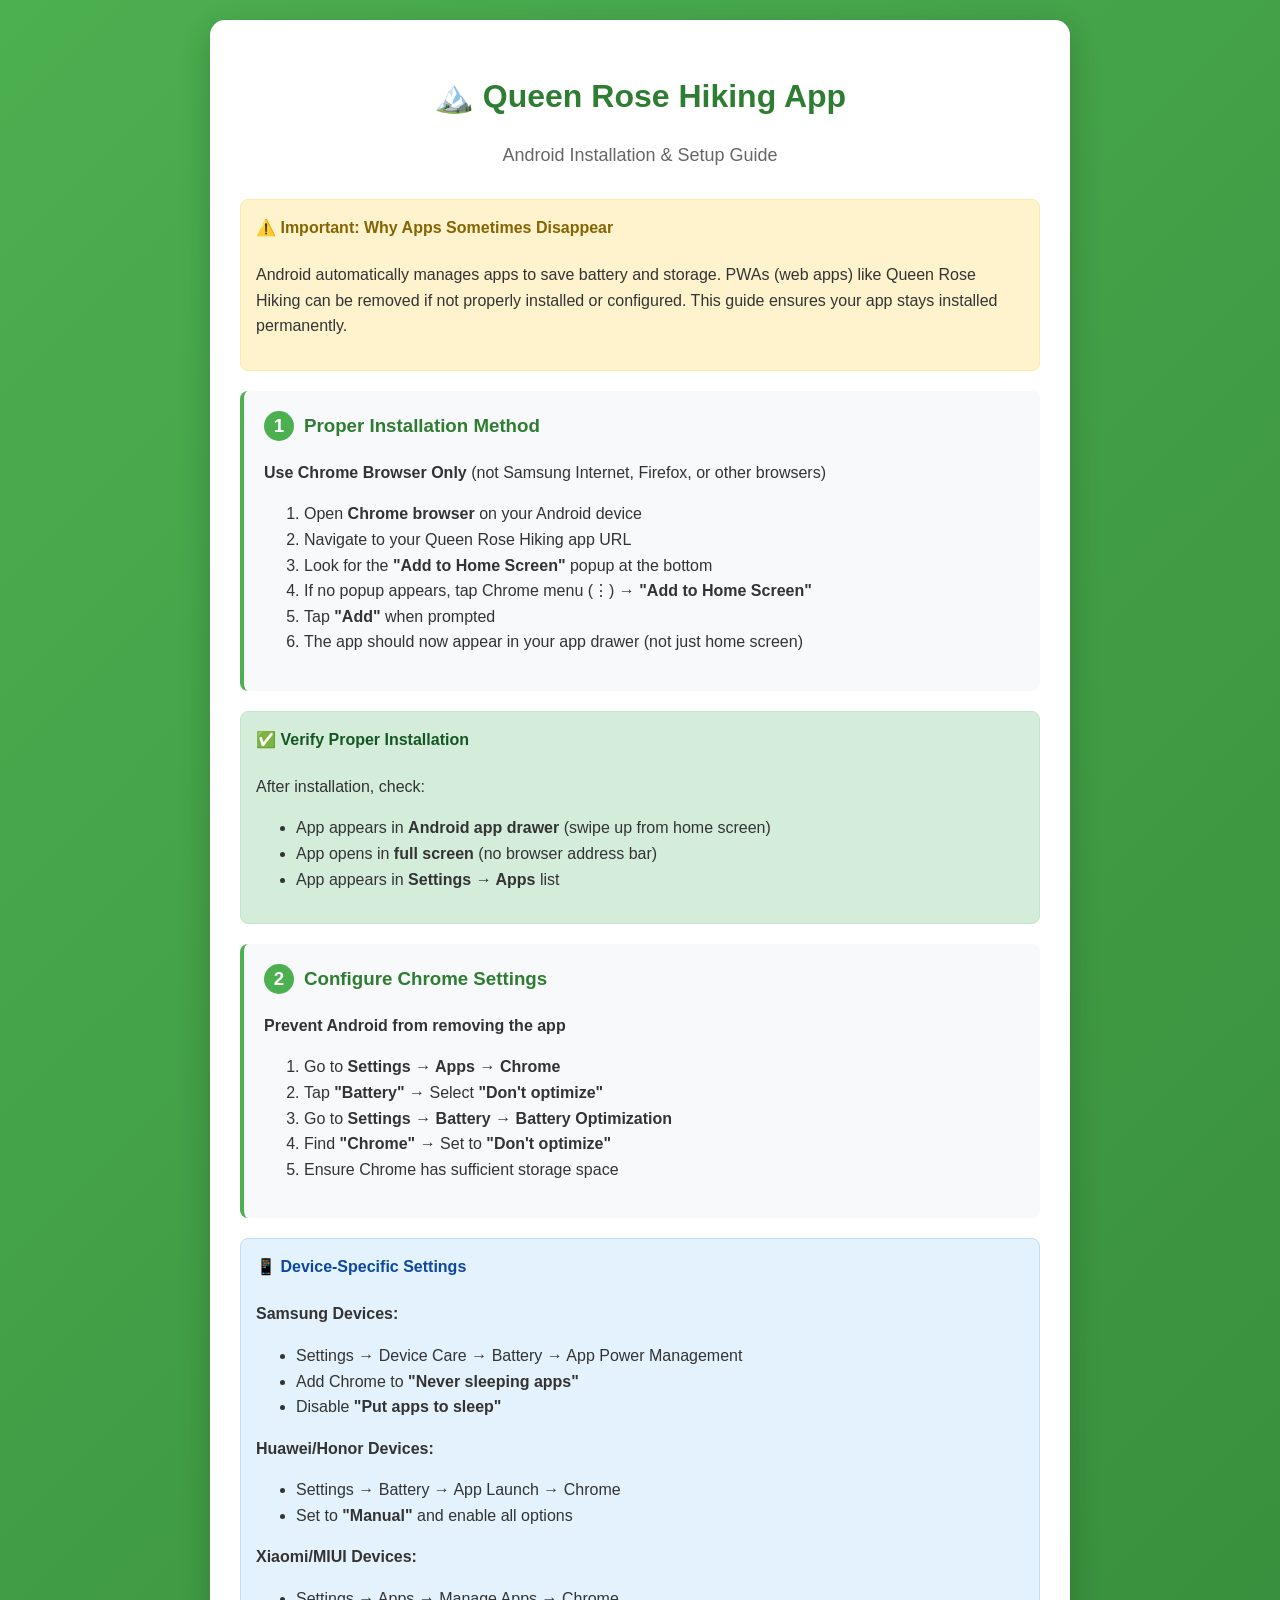
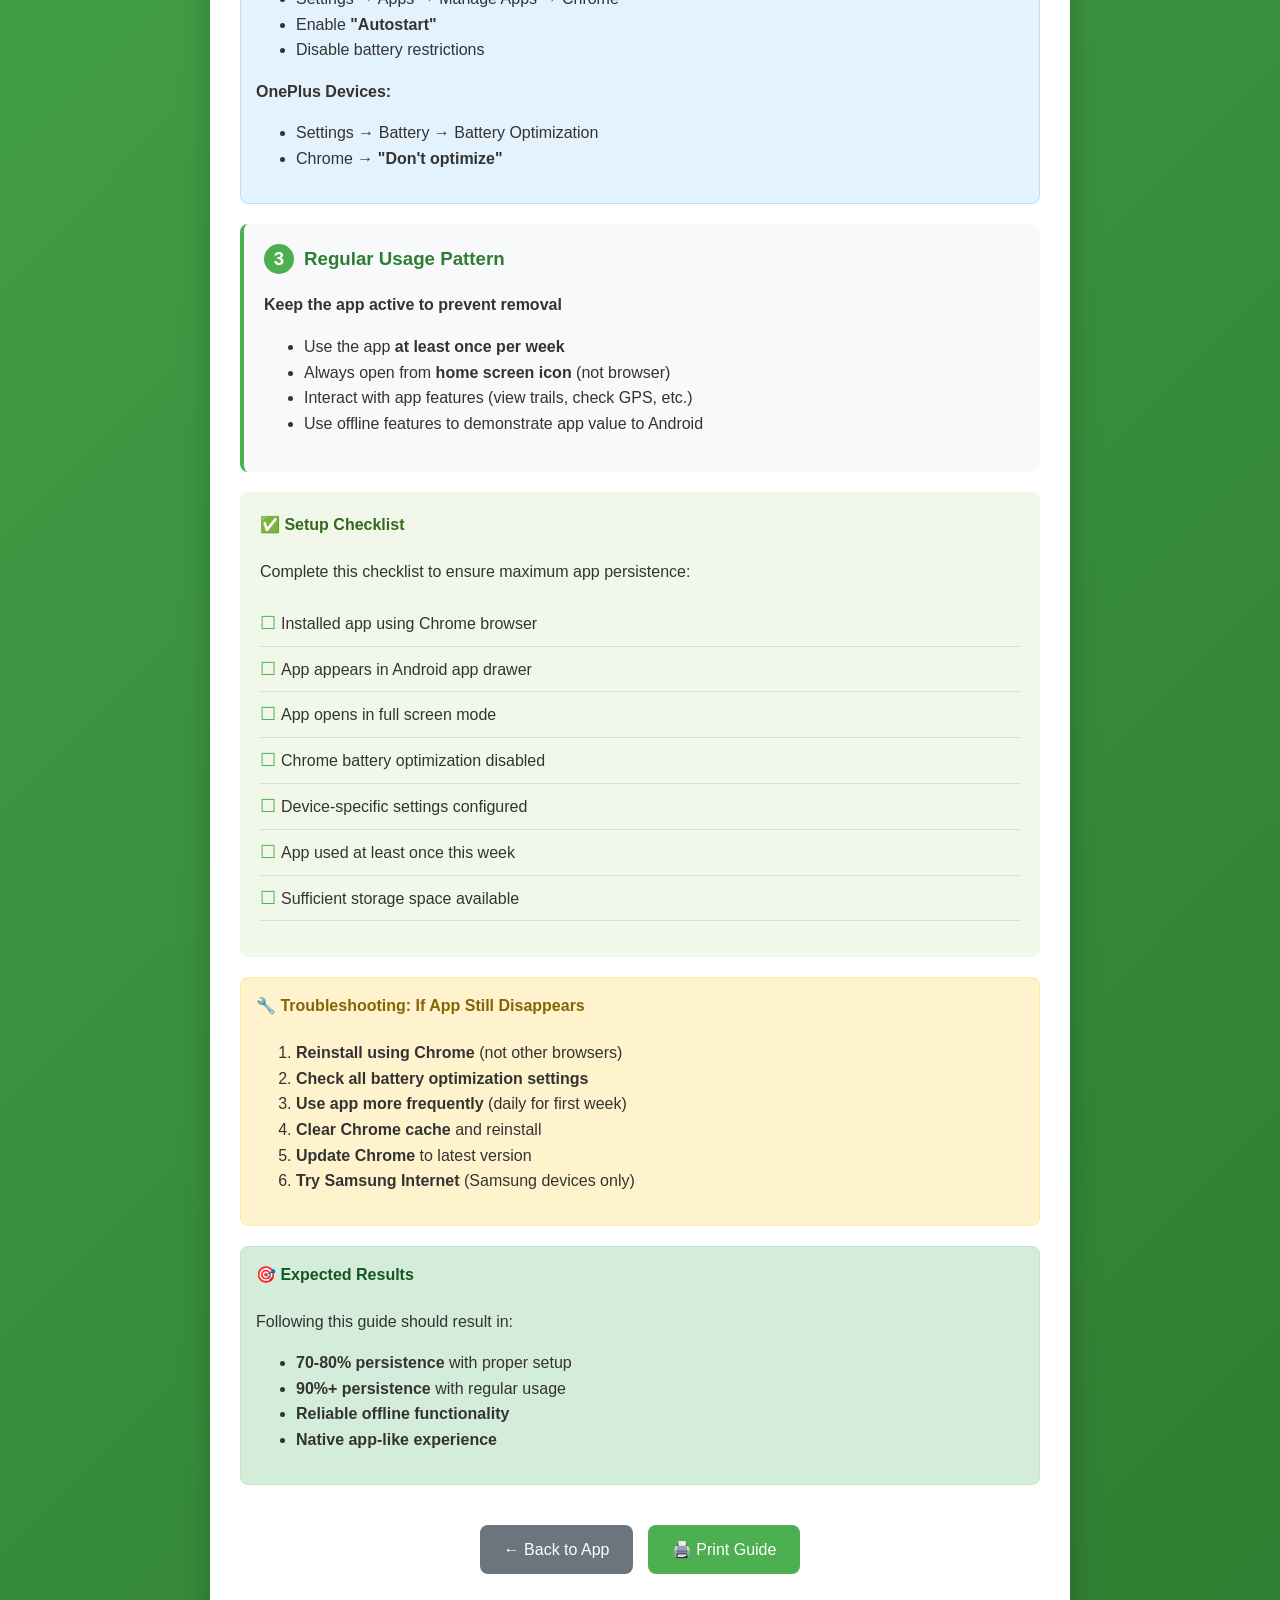
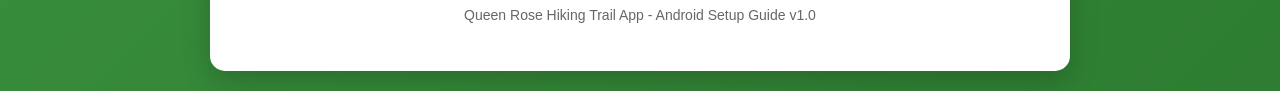
<file: android-setup-guide.html>
<!DOCTYPE html>
<html lang="en">
<head>
    <meta charset="UTF-8">
    <meta name="viewport" content="width=device-width, initial-scale=1.0">
    <title>Android Setup Guide - Queen Rose Hiking App</title>
    <style>
        body {
            font-family: -apple-system, BlinkMacSystemFont, 'Segoe UI', Roboto, sans-serif;
            line-height: 1.6;
            margin: 0;
            padding: 20px;
            background: linear-gradient(135deg, #4CAF50, #2E7D32);
            color: #333;
        }
        .container {
            max-width: 800px;
            margin: 0 auto;
            background: white;
            border-radius: 15px;
            padding: 30px;
            box-shadow: 0 10px 30px rgba(0,0,0,0.2);
        }
        .header {
            text-align: center;
            margin-bottom: 30px;
        }
        .header h1 {
            color: #2E7D32;
            margin-bottom: 10px;
        }
        .header p {
            color: #666;
            font-size: 18px;
        }
        .step {
            background: #f8f9fa;
            border-left: 4px solid #4CAF50;
            padding: 20px;
            margin: 20px 0;
            border-radius: 8px;
        }
        .step h3 {
            color: #2E7D32;
            margin-top: 0;
        }
        .step-number {
            background: #4CAF50;
            color: white;
            width: 30px;
            height: 30px;
            border-radius: 50%;
            display: inline-flex;
            align-items: center;
            justify-content: center;
            font-weight: bold;
            margin-right: 10px;
        }
        .warning {
            background: #fff3cd;
            border: 1px solid #ffeaa7;
            border-radius: 8px;
            padding: 15px;
            margin: 20px 0;
        }
        .warning h4 {
            color: #856404;
            margin-top: 0;
        }
        .success {
            background: #d4edda;
            border: 1px solid #c3e6cb;
            border-radius: 8px;
            padding: 15px;
            margin: 20px 0;
        }
        .success h4 {
            color: #155724;
            margin-top: 0;
        }
        .device-specific {
            background: #e3f2fd;
            border: 1px solid #bbdefb;
            border-radius: 8px;
            padding: 15px;
            margin: 20px 0;
        }
        .device-specific h4 {
            color: #0d47a1;
            margin-top: 0;
        }
        .checklist {
            background: #f1f8e9;
            border-radius: 8px;
            padding: 20px;
            margin: 20px 0;
        }
        .checklist h4 {
            color: #33691e;
            margin-top: 0;
        }
        .checklist ul {
            list-style: none;
            padding: 0;
        }
        .checklist li {
            padding: 8px 0;
            border-bottom: 1px solid #ddd;
        }
        .checklist li:before {
            content: "☐ ";
            font-size: 18px;
            color: #4CAF50;
        }
        .btn {
            background: #4CAF50;
            color: white;
            padding: 12px 24px;
            border: none;
            border-radius: 8px;
            font-size: 16px;
            cursor: pointer;
            text-decoration: none;
            display: inline-block;
            margin: 10px 5px;
        }
        .btn:hover {
            background: #45a049;
        }
        .btn-secondary {
            background: #6c757d;
        }
        .btn-secondary:hover {
            background: #5a6268;
        }
    </style>
</head>
<body>
    <div class="container">
        <div class="header">
            <h1>🏔️ Queen Rose Hiking App</h1>
            <p>Android Installation & Setup Guide</p>
        </div>

        <div class="warning">
            <h4>⚠️ Important: Why Apps Sometimes Disappear</h4>
            <p>Android automatically manages apps to save battery and storage. PWAs (web apps) like Queen Rose Hiking can be removed if not properly installed or configured. This guide ensures your app stays installed permanently.</p>
        </div>

        <div class="step">
            <h3><span class="step-number">1</span>Proper Installation Method</h3>
            <p><strong>Use Chrome Browser Only</strong> (not Samsung Internet, Firefox, or other browsers)</p>
            <ol>
                <li>Open <strong>Chrome browser</strong> on your Android device</li>
                <li>Navigate to your Queen Rose Hiking app URL</li>
                <li>Look for the <strong>"Add to Home Screen"</strong> popup at the bottom</li>
                <li>If no popup appears, tap Chrome menu (⋮) → <strong>"Add to Home Screen"</strong></li>
                <li>Tap <strong>"Add"</strong> when prompted</li>
                <li>The app should now appear in your app drawer (not just home screen)</li>
            </ol>
        </div>

        <div class="success">
            <h4>✅ Verify Proper Installation</h4>
            <p>After installation, check:</p>
            <ul>
                <li>App appears in <strong>Android app drawer</strong> (swipe up from home screen)</li>
                <li>App opens in <strong>full screen</strong> (no browser address bar)</li>
                <li>App appears in <strong>Settings → Apps</strong> list</li>
            </ul>
        </div>

        <div class="step">
            <h3><span class="step-number">2</span>Configure Chrome Settings</h3>
            <p><strong>Prevent Android from removing the app</strong></p>
            <ol>
                <li>Go to <strong>Settings → Apps → Chrome</strong></li>
                <li>Tap <strong>"Battery"</strong> → Select <strong>"Don't optimize"</strong></li>
                <li>Go to <strong>Settings → Battery → Battery Optimization</strong></li>
                <li>Find <strong>"Chrome"</strong> → Set to <strong>"Don't optimize"</strong></li>
                <li>Ensure Chrome has sufficient storage space</li>
            </ol>
        </div>

        <div class="device-specific">
            <h4>📱 Device-Specific Settings</h4>
            
            <p><strong>Samsung Devices:</strong></p>
            <ul>
                <li>Settings → Device Care → Battery → App Power Management</li>
                <li>Add Chrome to <strong>"Never sleeping apps"</strong></li>
                <li>Disable <strong>"Put apps to sleep"</strong></li>
            </ul>

            <p><strong>Huawei/Honor Devices:</strong></p>
            <ul>
                <li>Settings → Battery → App Launch → Chrome</li>
                <li>Set to <strong>"Manual"</strong> and enable all options</li>
            </ul>

            <p><strong>Xiaomi/MIUI Devices:</strong></p>
            <ul>
                <li>Settings → Apps → Manage Apps → Chrome</li>
                <li>Enable <strong>"Autostart"</strong></li>
                <li>Disable battery restrictions</li>
            </ul>

            <p><strong>OnePlus Devices:</strong></p>
            <ul>
                <li>Settings → Battery → Battery Optimization</li>
                <li>Chrome → <strong>"Don't optimize"</strong></li>
            </ul>
        </div>

        <div class="step">
            <h3><span class="step-number">3</span>Regular Usage Pattern</h3>
            <p><strong>Keep the app active to prevent removal</strong></p>
            <ul>
                <li>Use the app <strong>at least once per week</strong></li>
                <li>Always open from <strong>home screen icon</strong> (not browser)</li>
                <li>Interact with app features (view trails, check GPS, etc.)</li>
                <li>Use offline features to demonstrate app value to Android</li>
            </ul>
        </div>

        <div class="checklist">
            <h4>✅ Setup Checklist</h4>
            <p>Complete this checklist to ensure maximum app persistence:</p>
            <ul>
                <li>Installed app using Chrome browser</li>
                <li>App appears in Android app drawer</li>
                <li>App opens in full screen mode</li>
                <li>Chrome battery optimization disabled</li>
                <li>Device-specific settings configured</li>
                <li>App used at least once this week</li>
                <li>Sufficient storage space available</li>
            </ul>
        </div>

        <div class="warning">
            <h4>🔧 Troubleshooting: If App Still Disappears</h4>
            <ol>
                <li><strong>Reinstall using Chrome</strong> (not other browsers)</li>
                <li><strong>Check all battery optimization settings</strong></li>
                <li><strong>Use app more frequently</strong> (daily for first week)</li>
                <li><strong>Clear Chrome cache</strong> and reinstall</li>
                <li><strong>Update Chrome</strong> to latest version</li>
                <li><strong>Try Samsung Internet</strong> (Samsung devices only)</li>
            </ol>
        </div>

        <div class="success">
            <h4>🎯 Expected Results</h4>
            <p>Following this guide should result in:</p>
            <ul>
                <li><strong>70-80% persistence</strong> with proper setup</li>
                <li><strong>90%+ persistence</strong> with regular usage</li>
                <li><strong>Reliable offline functionality</strong></li>
                <li><strong>Native app-like experience</strong></li>
            </ul>
        </div>

        <div style="text-align: center; margin-top: 30px;">
            <a href="javascript:history.back()" class="btn btn-secondary">← Back to App</a>
            <a href="#" onclick="window.print()" class="btn">🖨️ Print Guide</a>
        </div>

        <div style="text-align: center; margin-top: 20px; color: #666; font-size: 14px;">
            <p>Queen Rose Hiking Trail App - Android Setup Guide v1.0</p>
        </div>
    </div>

    <script>
        // Track setup guide usage
        if ('serviceWorker' in navigator) {
            navigator.serviceWorker.ready.then(registration => {
                console.log('[Setup Guide] Viewed Android setup guide');
            });
        }
    </script>
</body>
</html>
</file>
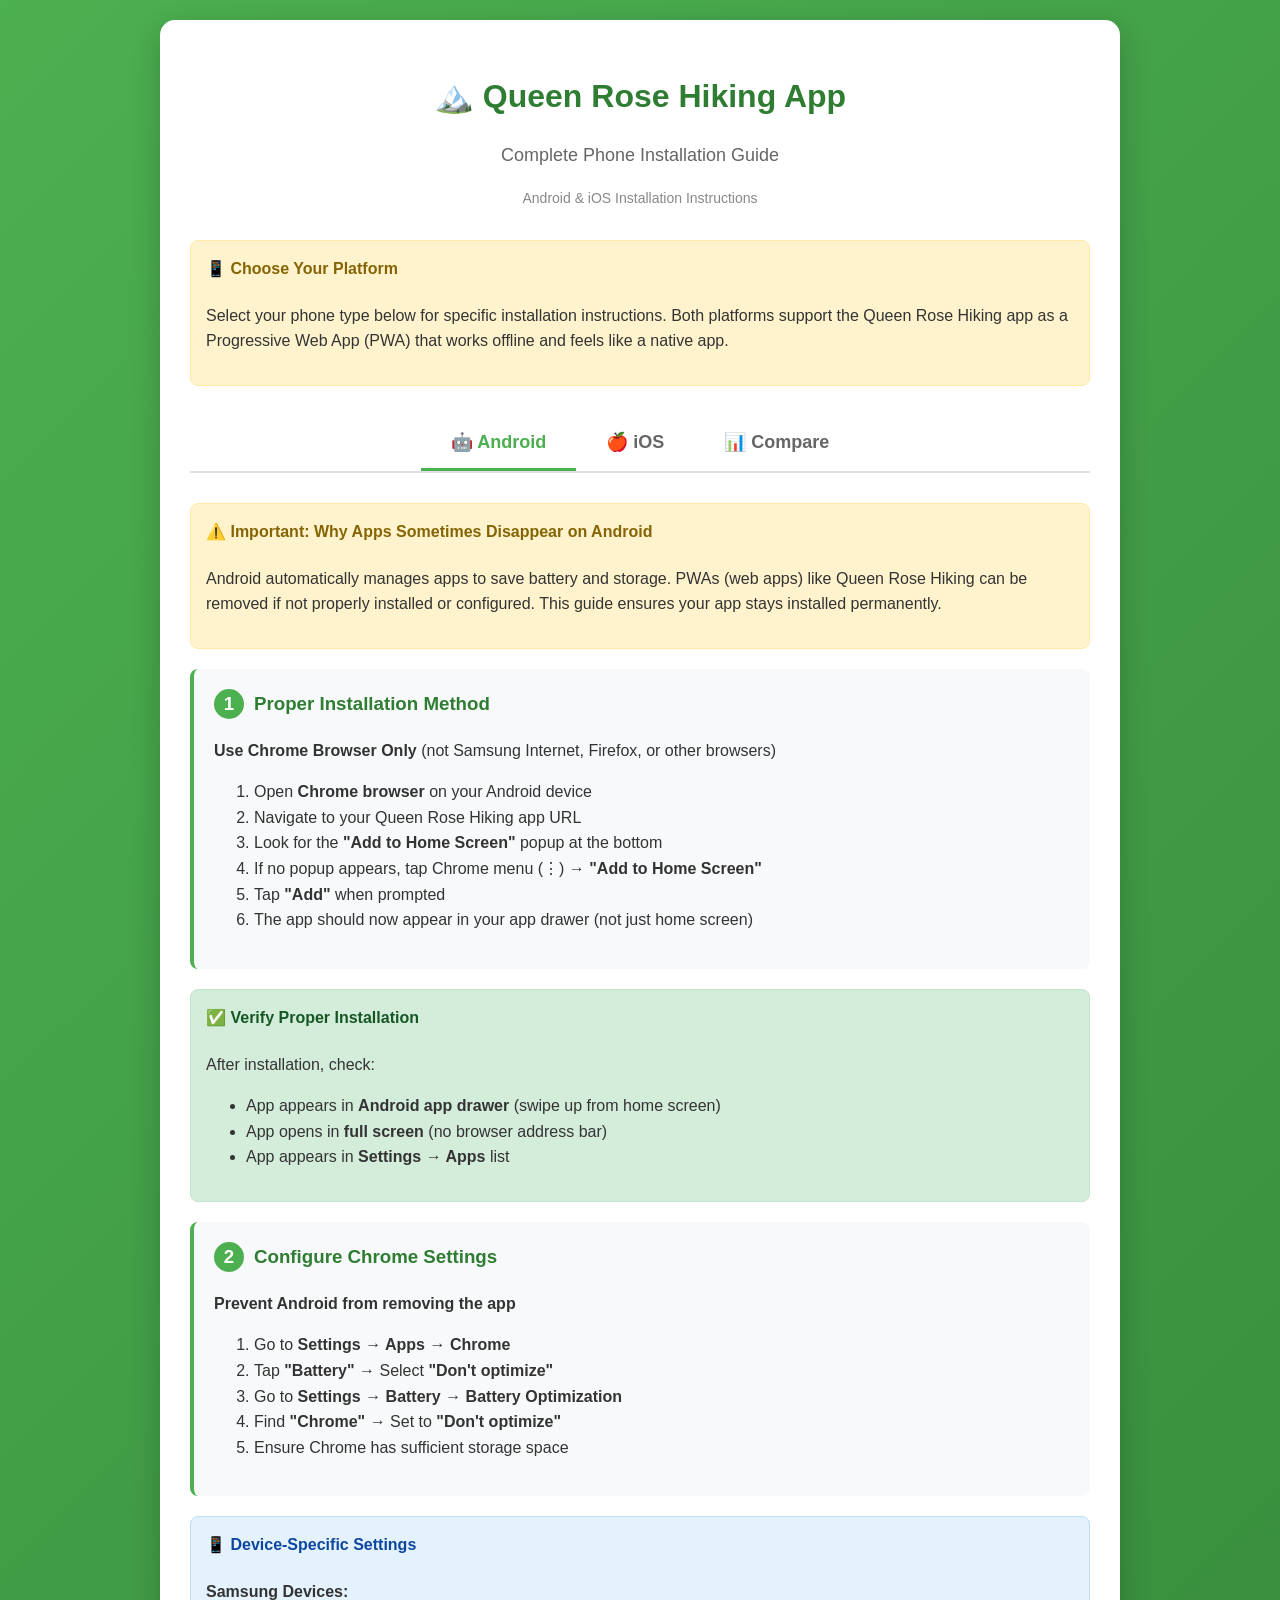
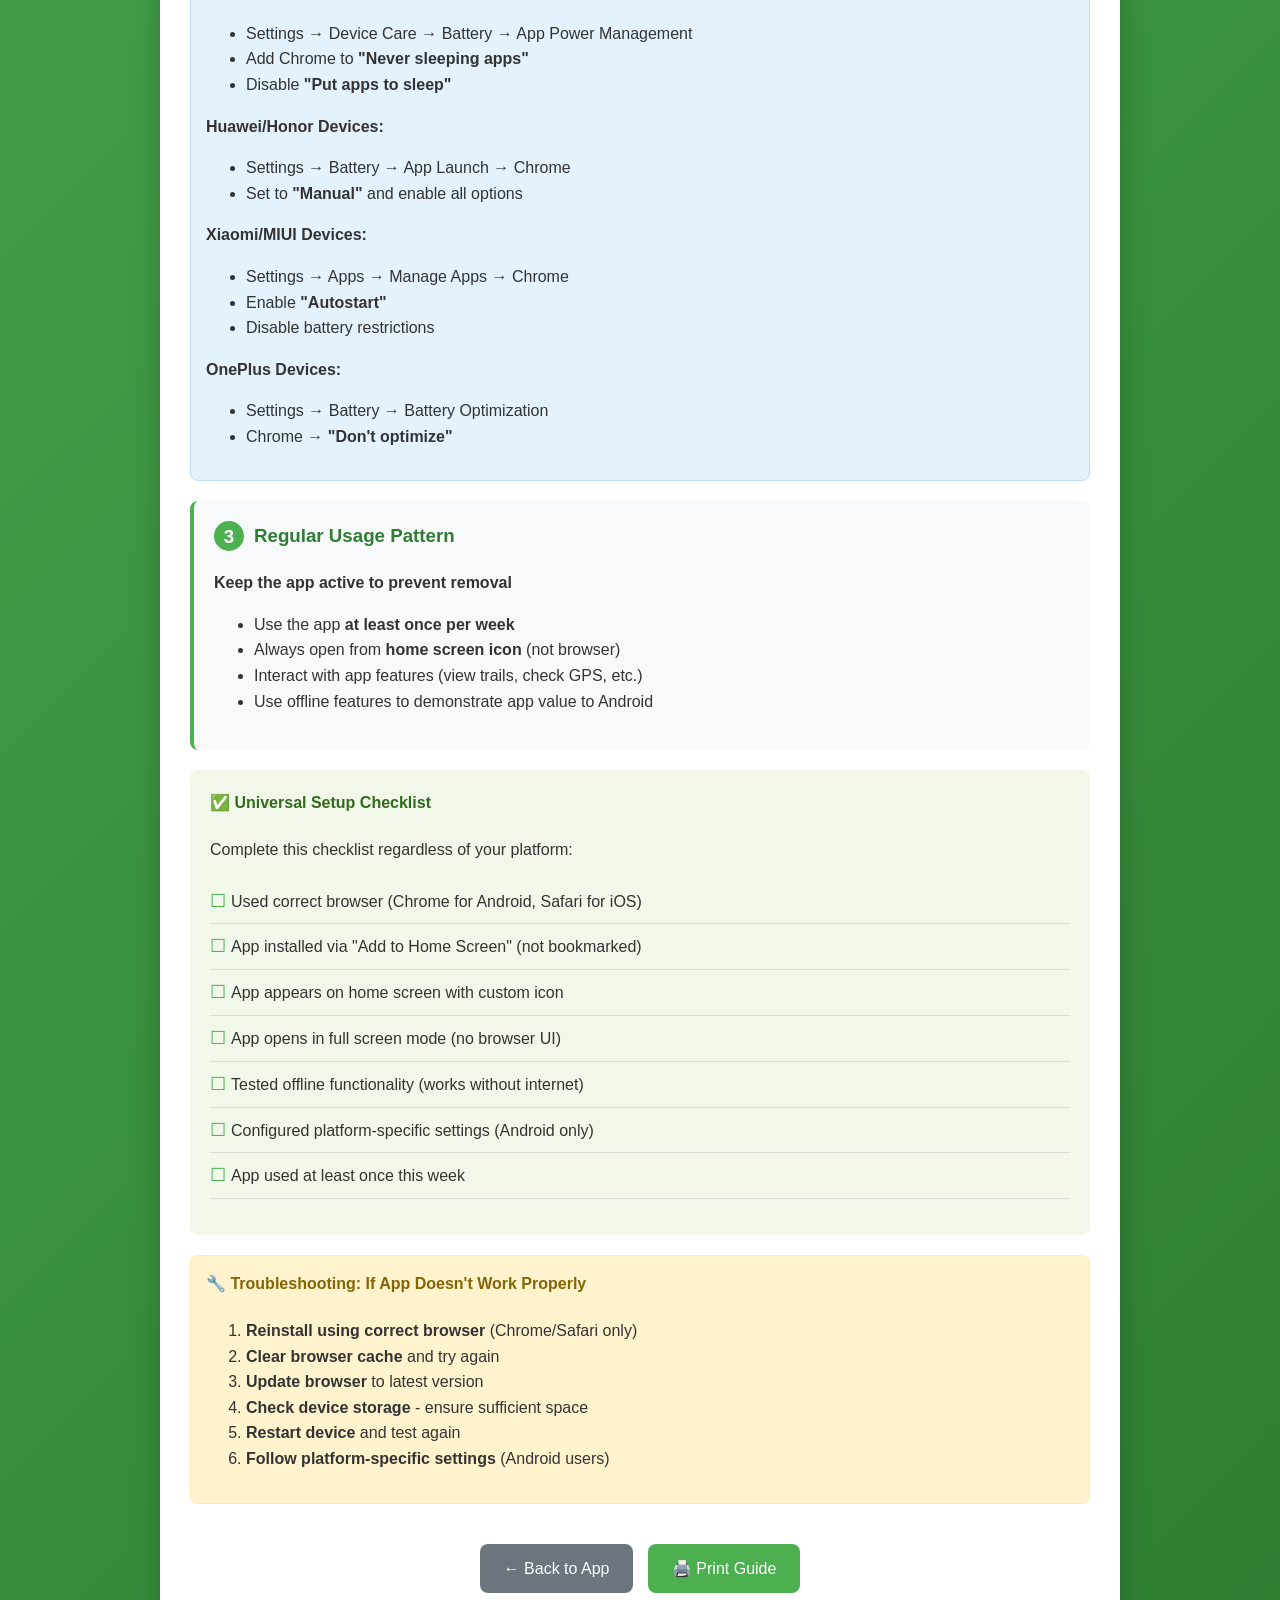
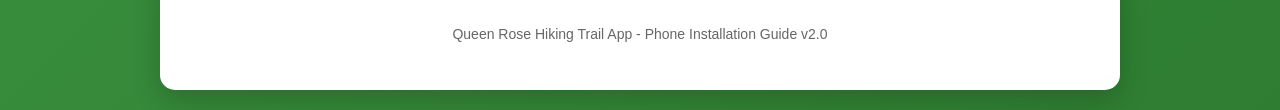
<file: phone-installation-guide.html>
<!DOCTYPE html>
<html lang="en">
<head>
    <meta charset="UTF-8">
    <meta name="viewport" content="width=device-width, initial-scale=1.0">
    <title>Phone Installation Guide - Queen Rose Hiking App</title>
    <style>
        body {
            font-family: -apple-system, BlinkMacSystemFont, 'Segoe UI', Roboto, sans-serif;
            line-height: 1.6;
            margin: 0;
            padding: 20px;
            background: linear-gradient(135deg, #4CAF50, #2E7D32);
            color: #333;
        }
        .container {
            max-width: 900px;
            margin: 0 auto;
            background: white;
            border-radius: 15px;
            padding: 30px;
            box-shadow: 0 10px 30px rgba(0,0,0,0.2);
        }
        .header {
            text-align: center;
            margin-bottom: 30px;
        }
        .header h1 {
            color: #2E7D32;
            margin-bottom: 10px;
        }
        .header p {
            color: #666;
            font-size: 18px;
        }
        .platform-tabs {
            display: flex;
            justify-content: center;
            margin: 30px 0;
            border-bottom: 2px solid #e0e0e0;
        }
        .platform-tab {
            background: none;
            border: none;
            padding: 15px 30px;
            font-size: 18px;
            font-weight: bold;
            cursor: pointer;
            color: #666;
            border-bottom: 3px solid transparent;
            transition: all 0.3s ease;
        }
        .platform-tab.active {
            color: #4CAF50;
            border-bottom-color: #4CAF50;
        }
        .platform-tab:hover {
            color: #4CAF50;
        }
        .platform-content {
            display: none;
        }
        .platform-content.active {
            display: block;
        }
        .step {
            background: #f8f9fa;
            border-left: 4px solid #4CAF50;
            padding: 20px;
            margin: 20px 0;
            border-radius: 8px;
        }
        .step h3 {
            color: #2E7D32;
            margin-top: 0;
        }
        .step-number {
            background: #4CAF50;
            color: white;
            width: 30px;
            height: 30px;
            border-radius: 50%;
            display: inline-flex;
            align-items: center;
            justify-content: center;
            font-weight: bold;
            margin-right: 10px;
        }
        .warning {
            background: #fff3cd;
            border: 1px solid #ffeaa7;
            border-radius: 8px;
            padding: 15px;
            margin: 20px 0;
        }
        .warning h4 {
            color: #856404;
            margin-top: 0;
        }
        .success {
            background: #d4edda;
            border: 1px solid #c3e6cb;
            border-radius: 8px;
            padding: 15px;
            margin: 20px 0;
        }
        .success h4 {
            color: #155724;
            margin-top: 0;
        }
        .ios-specific {
            background: #e8f4fd;
            border: 1px solid #b3d9ff;
            border-radius: 8px;
            padding: 15px;
            margin: 20px 0;
        }
        .ios-specific h4 {
            color: #0066cc;
            margin-top: 0;
        }
        .android-specific {
            background: #e3f2fd;
            border: 1px solid #bbdefb;
            border-radius: 8px;
            padding: 15px;
            margin: 20px 0;
        }
        .android-specific h4 {
            color: #0d47a1;
            margin-top: 0;
        }
        .checklist {
            background: #f1f8e9;
            border-radius: 8px;
            padding: 20px;
            margin: 20px 0;
        }
        .checklist h4 {
            color: #33691e;
            margin-top: 0;
        }
        .checklist ul {
            list-style: none;
            padding: 0;
        }
        .checklist li {
            padding: 8px 0;
            border-bottom: 1px solid #ddd;
        }
        .checklist li:before {
            content: "☐ ";
            font-size: 18px;
            color: #4CAF50;
        }
        .btn {
            background: #4CAF50;
            color: white;
            padding: 12px 24px;
            border: none;
            border-radius: 8px;
            font-size: 16px;
            cursor: pointer;
            text-decoration: none;
            display: inline-block;
            margin: 10px 5px;
        }
        .btn:hover {
            background: #45a049;
        }
        .btn-secondary {
            background: #6c757d;
        }
        .btn-secondary:hover {
            background: #5a6268;
        }
        .comparison-table {
            width: 100%;
            border-collapse: collapse;
            margin: 20px 0;
        }
        .comparison-table th,
        .comparison-table td {
            border: 1px solid #ddd;
            padding: 12px;
            text-align: left;
        }
        .comparison-table th {
            background: #f5f5f5;
            font-weight: bold;
        }
        .comparison-table .android-row {
            background: #e3f2fd;
        }
        .comparison-table .ios-row {
            background: #e8f4fd;
        }
    </style>
</head>
<body>
    <div class="container">
        <div class="header">
            <h1>🏔️ Queen Rose Hiking App</h1>
            <p>Complete Phone Installation Guide</p>
            <p style="font-size: 14px; color: #888;">Android & iOS Installation Instructions</p>
        </div>

        <div class="warning">
            <h4>📱 Choose Your Platform</h4>
            <p>Select your phone type below for specific installation instructions. Both platforms support the Queen Rose Hiking app as a Progressive Web App (PWA) that works offline and feels like a native app.</p>
        </div>

        <div class="platform-tabs">
            <button class="platform-tab active" onclick="showPlatform('android')">🤖 Android</button>
            <button class="platform-tab" onclick="showPlatform('ios')">🍎 iOS</button>
            <button class="platform-tab" onclick="showPlatform('comparison')">📊 Compare</button>
        </div>

        <!-- ANDROID CONTENT -->
        <div id="android-content" class="platform-content active">
            <div class="warning">
                <h4>⚠️ Important: Why Apps Sometimes Disappear on Android</h4>
                <p>Android automatically manages apps to save battery and storage. PWAs (web apps) like Queen Rose Hiking can be removed if not properly installed or configured. This guide ensures your app stays installed permanently.</p>
            </div>

            <div class="step">
                <h3><span class="step-number">1</span>Proper Installation Method</h3>
                <p><strong>Use Chrome Browser Only</strong> (not Samsung Internet, Firefox, or other browsers)</p>
                <ol>
                    <li>Open <strong>Chrome browser</strong> on your Android device</li>
                    <li>Navigate to your Queen Rose Hiking app URL</li>
                    <li>Look for the <strong>"Add to Home Screen"</strong> popup at the bottom</li>
                    <li>If no popup appears, tap Chrome menu (⋮) → <strong>"Add to Home Screen"</strong></li>
                    <li>Tap <strong>"Add"</strong> when prompted</li>
                    <li>The app should now appear in your app drawer (not just home screen)</li>
                </ol>
            </div>

            <div class="success">
                <h4>✅ Verify Proper Installation</h4>
                <p>After installation, check:</p>
                <ul>
                    <li>App appears in <strong>Android app drawer</strong> (swipe up from home screen)</li>
                    <li>App opens in <strong>full screen</strong> (no browser address bar)</li>
                    <li>App appears in <strong>Settings → Apps</strong> list</li>
                </ul>
            </div>

            <div class="step">
                <h3><span class="step-number">2</span>Configure Chrome Settings</h3>
                <p><strong>Prevent Android from removing the app</strong></p>
                <ol>
                    <li>Go to <strong>Settings → Apps → Chrome</strong></li>
                    <li>Tap <strong>"Battery"</strong> → Select <strong>"Don't optimize"</strong></li>
                    <li>Go to <strong>Settings → Battery → Battery Optimization</strong></li>
                    <li>Find <strong>"Chrome"</strong> → Set to <strong>"Don't optimize"</strong></li>
                    <li>Ensure Chrome has sufficient storage space</li>
                </ol>
            </div>

            <div class="android-specific">
                <h4>📱 Device-Specific Settings</h4>
                
                <p><strong>Samsung Devices:</strong></p>
                <ul>
                    <li>Settings → Device Care → Battery → App Power Management</li>
                    <li>Add Chrome to <strong>"Never sleeping apps"</strong></li>
                    <li>Disable <strong>"Put apps to sleep"</strong></li>
                </ul>

                <p><strong>Huawei/Honor Devices:</strong></p>
                <ul>
                    <li>Settings → Battery → App Launch → Chrome</li>
                    <li>Set to <strong>"Manual"</strong> and enable all options</li>
                </ul>

                <p><strong>Xiaomi/MIUI Devices:</strong></p>
                <ul>
                    <li>Settings → Apps → Manage Apps → Chrome</li>
                    <li>Enable <strong>"Autostart"</strong></li>
                    <li>Disable battery restrictions</li>
                </ul>

                <p><strong>OnePlus Devices:</strong></p>
                <ul>
                    <li>Settings → Battery → Battery Optimization</li>
                    <li>Chrome → <strong>"Don't optimize"</strong></li>
                </ul>
            </div>

            <div class="step">
                <h3><span class="step-number">3</span>Regular Usage Pattern</h3>
                <p><strong>Keep the app active to prevent removal</strong></p>
                <ul>
                    <li>Use the app <strong>at least once per week</strong></li>
                    <li>Always open from <strong>home screen icon</strong> (not browser)</li>
                    <li>Interact with app features (view trails, check GPS, etc.)</li>
                    <li>Use offline features to demonstrate app value to Android</li>
                </ul>
            </div>
        </div>

        <!-- iOS CONTENT -->
        <div id="ios-content" class="platform-content">
            <div class="success">
                <h4>🍎 Great News for iOS Users!</h4>
                <p>iOS handles PWAs much better than Android. Once properly installed, your Queen Rose Hiking app will stay installed and work reliably. iOS doesn't aggressively remove PWAs like Android does.</p>
            </div>

            <div class="step">
                <h3><span class="step-number">1</span>Installation Using Safari</h3>
                <p><strong>Use Safari Browser Only</strong> (not Chrome, Firefox, or other browsers)</p>
                <ol>
                    <li>Open <strong>Safari browser</strong> on your iPhone or iPad</li>
                    <li>Navigate to your Queen Rose Hiking app URL</li>
                    <li>Tap the <strong>Share button</strong> (square with arrow pointing up)</li>
                    <li>Scroll down and tap <strong>"Add to Home Screen"</strong></li>
                    <li>Edit the app name if desired, then tap <strong>"Add"</strong></li>
                    <li>The app icon will appear on your home screen</li>
                </ol>
            </div>

            <div class="ios-specific">
                <h4>📱 iOS-Specific Features</h4>
                <p><strong>What you get with iOS installation:</strong></p>
                <ul>
                    <li><strong>Native app experience</strong> - Full screen, no Safari UI</li>
                    <li><strong>Persistent installation</strong> - Won't disappear after restart</li>
                    <li><strong>Background refresh</strong> - App stays updated</li>
                    <li><strong>Notification support</strong> - Can receive notifications</li>
                    <li><strong>Offline functionality</strong> - Works without internet</li>
                    <li><strong>Touch gestures</strong> - Optimized for iOS touch handling</li>
                </ul>
            </div>

            <div class="step">
                <h3><span class="step-number">2</span>Verify Installation</h3>
                <p><strong>Confirm proper PWA installation</strong></p>
                <ol>
                    <li>App appears on <strong>home screen</strong> with custom icon</li>
                    <li>Tap to open - should launch in <strong>full screen</strong></li>
                    <li>No Safari address bar or navigation buttons visible</li>
                    <li>App appears in <strong>Settings → General → iPhone Storage</strong></li>
                    <li>Swipe up from bottom shows app in <strong>app switcher</strong></li>
                </ol>
            </div>

            <div class="step">
                <h3><span class="step-number">3</span>Optional: Configure Settings</h3>
                <p><strong>Optimize for best experience</strong></p>
                <ul>
                    <li><strong>Background App Refresh</strong>: Settings → General → Background App Refresh → Enable for Safari</li>
                    <li><strong>Location Services</strong>: Settings → Privacy → Location Services → Safari → "While Using App"</li>
                    <li><strong>Notifications</strong>: Allow notifications if prompted by the app</li>
                    <li><strong>Storage</strong>: Ensure sufficient storage space available</li>
                </ul>
            </div>

            <div class="success">
                <h4>✅ iOS Advantages</h4>
                <p>iOS users enjoy several advantages:</p>
                <ul>
                    <li><strong>Reliable persistence</strong> - App won't disappear unexpectedly</li>
                    <li><strong>Better performance</strong> - Optimized Safari engine</li>
                    <li><strong>Seamless updates</strong> - Automatic background updates</li>
                    <li><strong>Native integration</strong> - Feels like a native iOS app</li>
                </ul>
            </div>
        </div>

        <!-- COMPARISON CONTENT -->
        <div id="comparison-content" class="platform-content">
            <h3>📊 Android vs iOS Installation Comparison</h3>
            
            <table class="comparison-table">
                <thead>
                    <tr>
                        <th>Feature</th>
                        <th>🤖 Android</th>
                        <th>🍎 iOS</th>
                    </tr>
                </thead>
                <tbody>
                    <tr class="android-row">
                        <td><strong>Installation Browser</strong></td>
                        <td>Chrome (required)</td>
                        <td>Safari (required)</td>
                    </tr>
                    <tr class="ios-row">
                        <td><strong>Installation Method</strong></td>
                        <td>Chrome Menu → Add to Home Screen</td>
                        <td>Share Button → Add to Home Screen</td>
                    </tr>
                    <tr class="android-row">
                        <td><strong>Persistence</strong></td>
                        <td>70-90% (requires configuration)</td>
                        <td>95%+ (reliable by default)</td>
                    </tr>
                    <tr class="ios-row">
                        <td><strong>Setup Complexity</strong></td>
                        <td>Complex (device-specific settings)</td>
                        <td>Simple (minimal configuration)</td>
                    </tr>
                    <tr class="android-row">
                        <td><strong>Offline Functionality</strong></td>
                        <td>Excellent (with proper setup)</td>
                        <td>Excellent (works immediately)</td>
                    </tr>
                    <tr class="ios-row">
                        <td><strong>Performance</strong></td>
                        <td>Very Good</td>
                        <td>Excellent</td>
                    </tr>
                    <tr class="android-row">
                        <td><strong>User Experience</strong></td>
                        <td>Native-like (after configuration)</td>
                        <td>Native-like (immediately)</td>
                    </tr>
                </tbody>
            </table>

            <div class="warning">
                <h4>🎯 Platform Recommendations</h4>
                <p><strong>Android Users:</strong> Follow the complete setup guide carefully. The extra configuration steps are essential for reliable app persistence.</p>
                <p><strong>iOS Users:</strong> Simple installation process with excellent reliability. Just install via Safari and enjoy!</p>
            </div>
        </div>

        <!-- UNIVERSAL CHECKLIST -->
        <div class="checklist">
            <h4>✅ Universal Setup Checklist</h4>
            <p>Complete this checklist regardless of your platform:</p>
            <ul>
                <li>Used correct browser (Chrome for Android, Safari for iOS)</li>
                <li>App installed via "Add to Home Screen" (not bookmarked)</li>
                <li>App appears on home screen with custom icon</li>
                <li>App opens in full screen mode (no browser UI)</li>
                <li>Tested offline functionality (works without internet)</li>
                <li>Configured platform-specific settings (Android only)</li>
                <li>App used at least once this week</li>
            </ul>
        </div>

        <div class="warning">
            <h4>🔧 Troubleshooting: If App Doesn't Work Properly</h4>
            <ol>
                <li><strong>Reinstall using correct browser</strong> (Chrome/Safari only)</li>
                <li><strong>Clear browser cache</strong> and try again</li>
                <li><strong>Update browser</strong> to latest version</li>
                <li><strong>Check device storage</strong> - ensure sufficient space</li>
                <li><strong>Restart device</strong> and test again</li>
                <li><strong>Follow platform-specific settings</strong> (Android users)</li>
            </ol>
        </div>

        <div style="text-align: center; margin-top: 30px;">
            <a href="javascript:history.back()" class="btn btn-secondary">← Back to App</a>
            <a href="#" onclick="window.print()" class="btn">🖨️ Print Guide</a>
        </div>

        <div style="text-align: center; margin-top: 20px; color: #666; font-size: 14px;">
            <p>Queen Rose Hiking Trail App - Phone Installation Guide v2.0</p>
        </div>
    </div>

    <script>
        function showPlatform(platform) {
            // Hide all content
            document.querySelectorAll('.platform-content').forEach(content => {
                content.classList.remove('active');
            });
            
            // Remove active class from all tabs
            document.querySelectorAll('.platform-tab').forEach(tab => {
                tab.classList.remove('active');
            });
            
            // Show selected content and activate tab
            document.getElementById(platform + '-content').classList.add('active');
            event.target.classList.add('active');
        }

        // Track setup guide usage
        if ('serviceWorker' in navigator) {
            navigator.serviceWorker.ready.then(registration => {
                console.log('[Setup Guide] Viewed phone installation guide');
            });
        }

        // Auto-detect platform and show appropriate tab
        document.addEventListener('DOMContentLoaded', function() {
            const userAgent = navigator.userAgent.toLowerCase();
            if (userAgent.includes('iphone') || userAgent.includes('ipad') || userAgent.includes('ipod')) {
                // Auto-switch to iOS tab for iOS devices
                setTimeout(() => {
                    document.querySelector('[onclick="showPlatform(\'ios\')"]').click();
                }, 500);
            }
        });
    </script>
</body>
</html>
</file>
